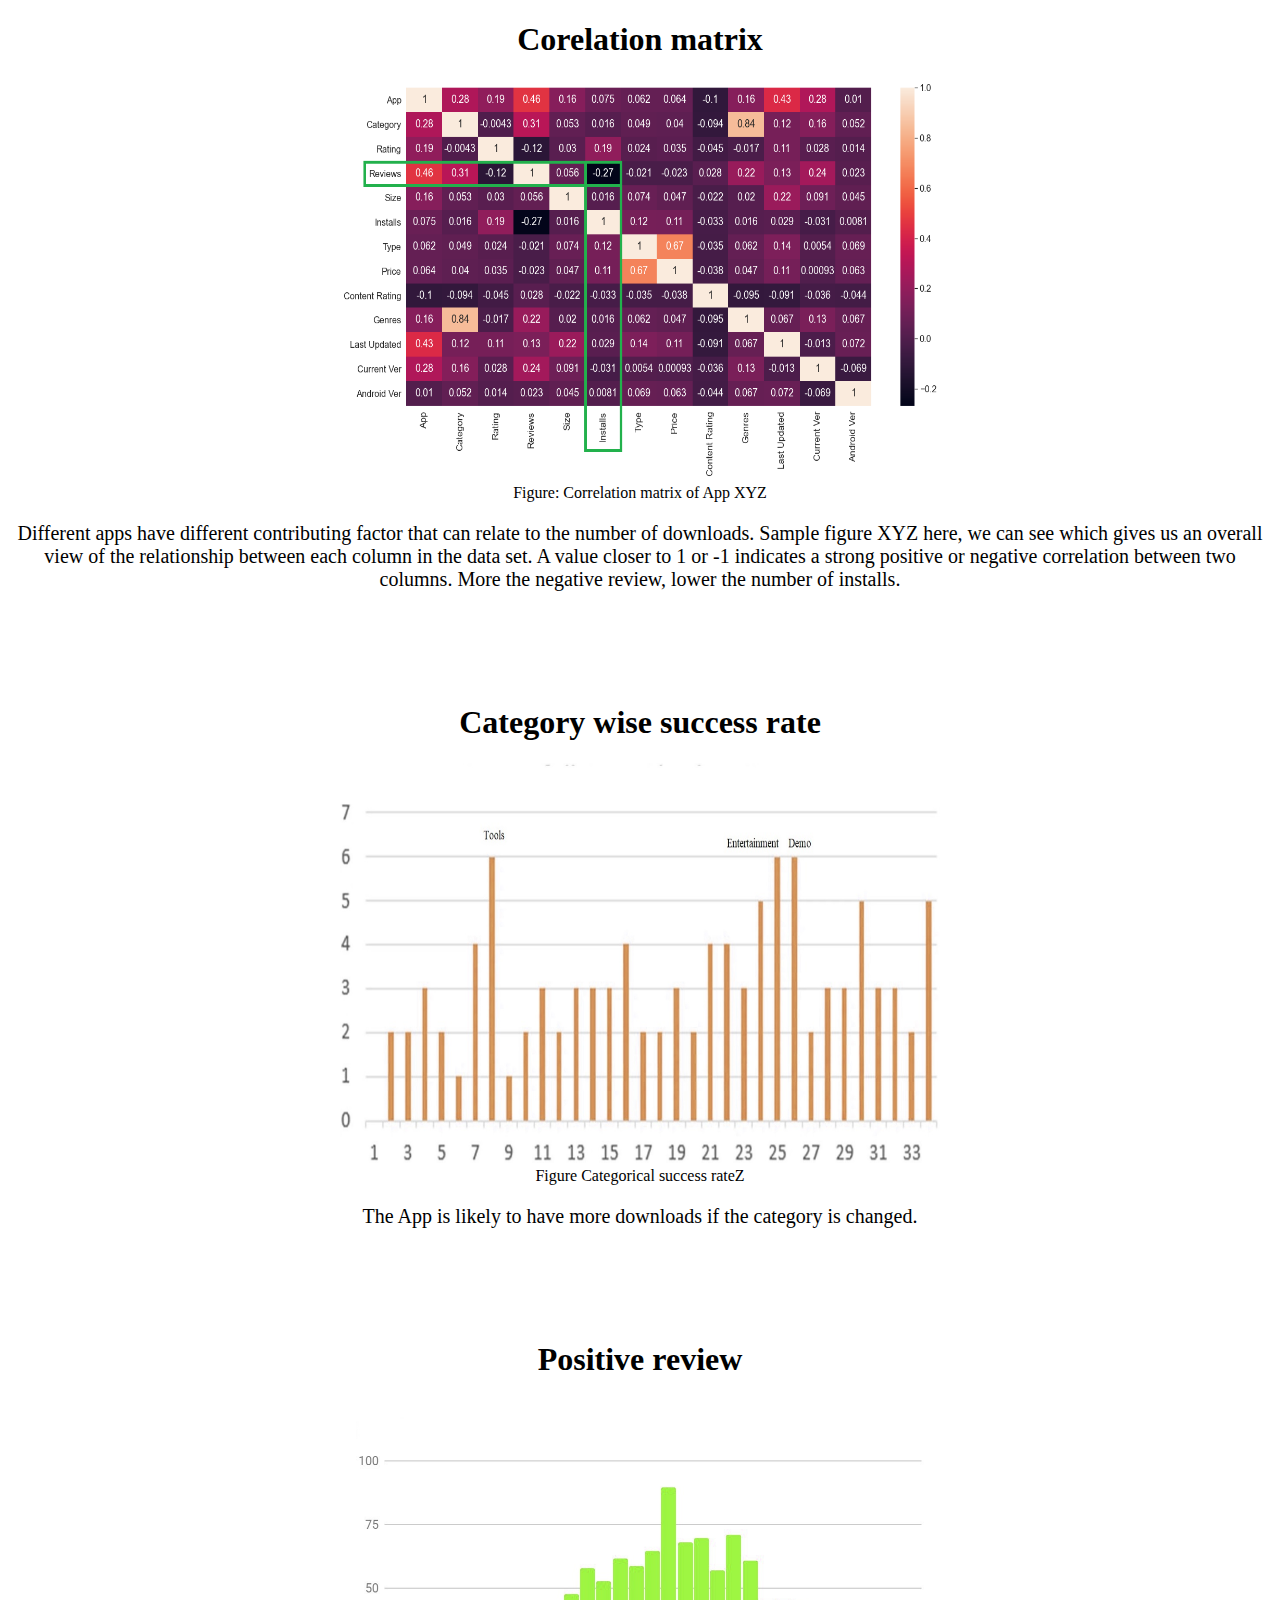
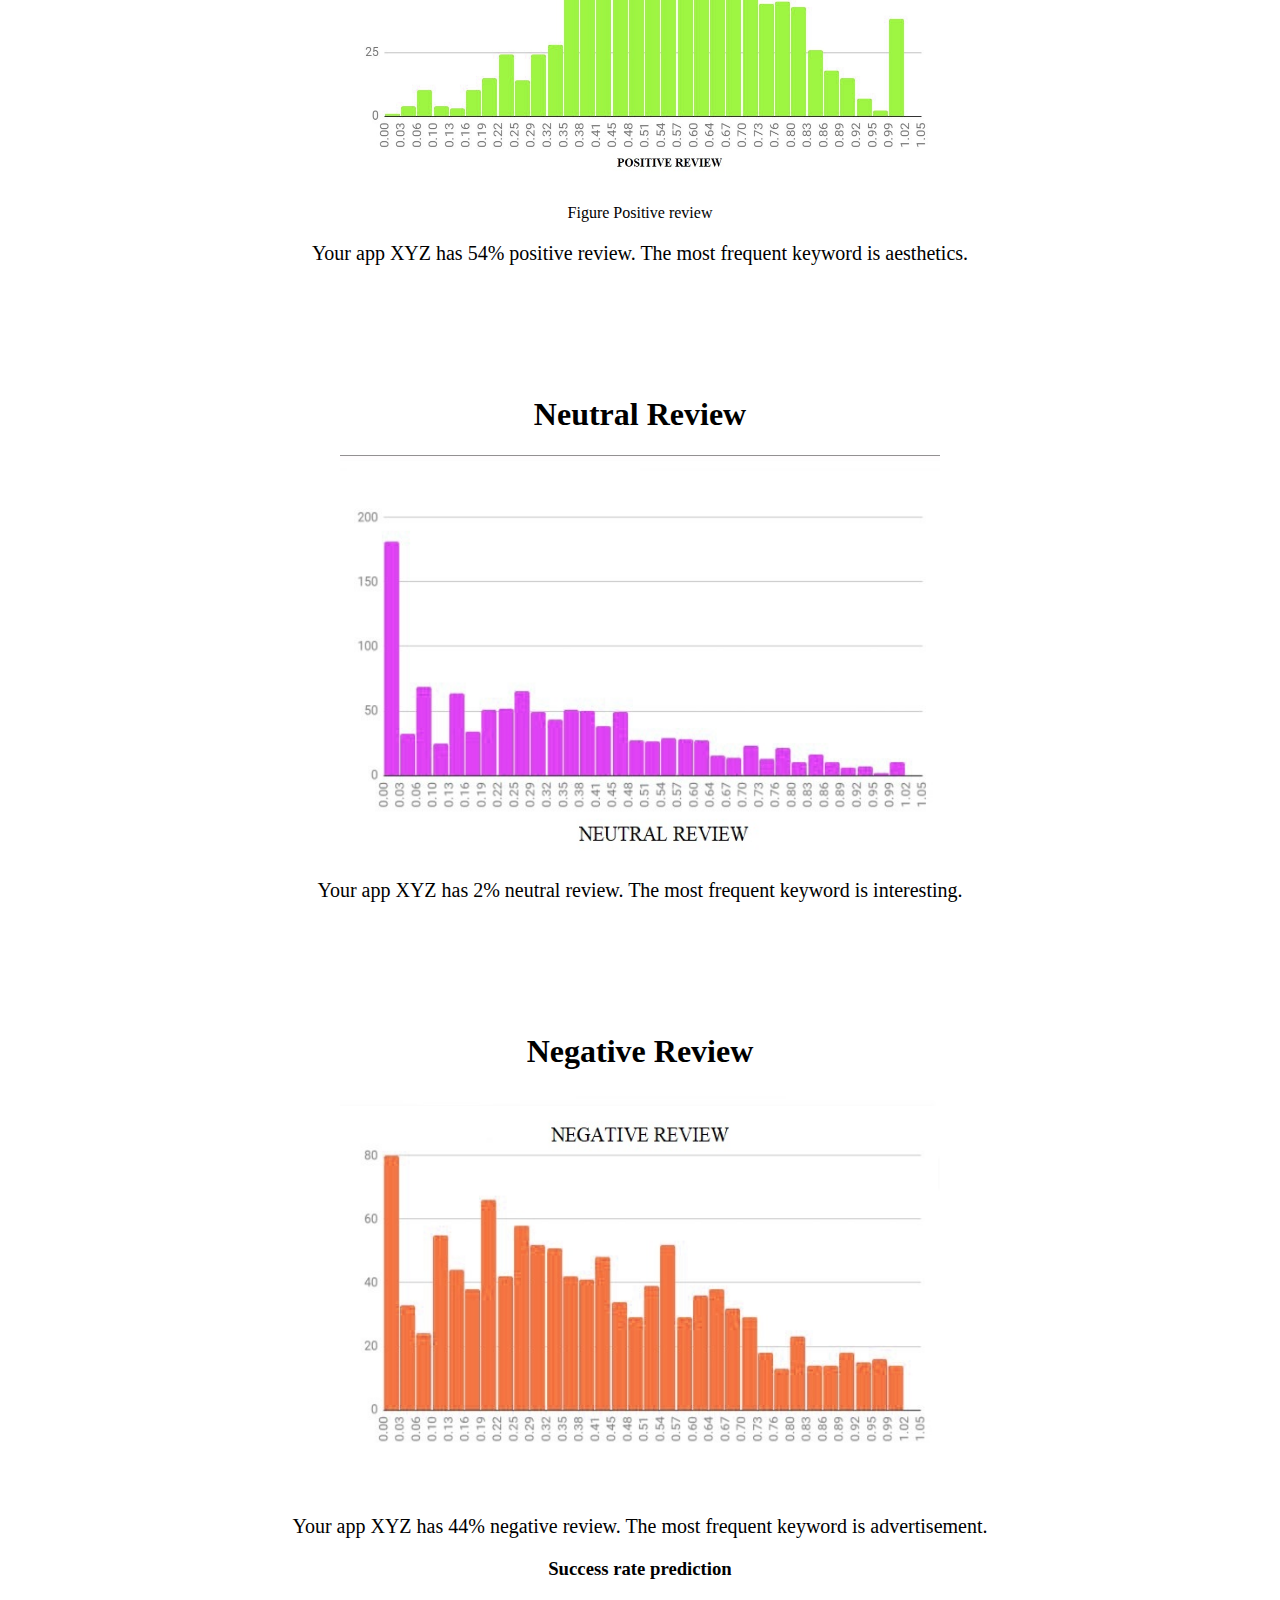
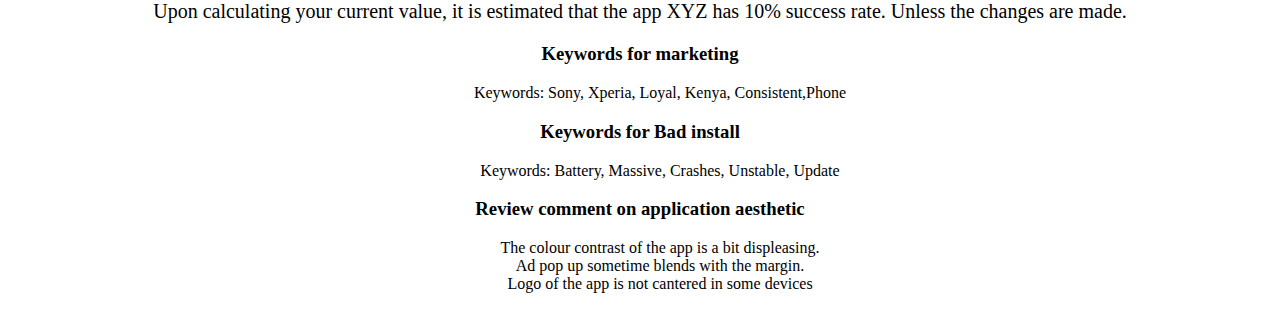
<file: feedback_1/index.html>
<!DOCTYPE html>
<html>
<head>
	<title>Sample Feedback</title>
	<meta charset="UTF-8">
    <!---<title> Responsive Registration Form | CodingLab </title>--->
    <link rel="stylesheet" href="style.css">
</head>
<body>

	<h1>Corelation matrix</h1>
	<div style="text-align: center" class="one"><img src="f1.png"></div>
	<span>Figure: Correlation matrix of App XYZ</span>
	<p>Different apps have different contributing factor that can relate to the number of downloads. Sample figure XYZ here, we can see which gives us an overall view of the relationship between each column in the data set. A value closer to 1 or -1 indicates a strong positive or negative correlation between two columns. More the negative review, lower the number of installs.</p>
	<br><br><br><br>


	<h1>Category wise success rate</h1>
	<div style="text-align: center" class="img1"><img src="f2.jpg" height="600px" width="1200px"></div>
	<span>Figure Categorical success rateZ</span>
	<p>The App is likely to have more downloads if the category is changed.</p>

		<br><br><br><br>


	<h1>Positive review</h1>
	<div style="text-align: center" class="img1"><img src="f3.jpg" height="600px" width="1200px"></div>
	<span>Figure Positive review</span>
	<p>Your app XYZ has 54% positive review. The most frequent keyword is aesthetics.</p>



		<br><br><br><br><br>


	<h1>Neutral Review</h1>
	<div style="text-align: center" class="img1"><img src="f4.jpg" height="600px" width="1200px"></div>
	<p>Your app XYZ has 2% neutral review. The most frequent keyword is interesting.</p>
	<br><br><br><br><br>

	<h1>Negative Review</h1>
	<div style="text-align: center" class="img1"><img src="f5.jpg" height="600px" width="1200px"></div>
	<p>Your app XYZ has 44% negative review. The most frequent keyword is advertisement.</p>
	<h3>Success rate prediction</h3>
	<p>Upon calculating your current value, it is estimated that the app XYZ has 10% success rate. Unless the changes are made.</p>

	<h3>Keywords for marketing</h3>

	<div>
		<ul>
			<li>Keywords: Sony, Xperia, Loyal, Kenya, Consistent,Phone</li>
		</ul>
	</div>

	<h3>Keywords for Bad install</h3>

	<div>
		<ul>
			<li>Keywords: Battery, Massive, Crashes, Unstable, Update</li>
		</ul>
	</div>


	<h3>Review comment on application aesthetic</h3>

	<div>
		<ul>
			<li>The colour contrast of the app is a bit displeasing.</li>
			<li>Ad pop up sometime blends with the margin.</li>
			<li>Logo of the app is not cantered in some devices</li>
		</ul>
	</div>

	
	

</body>
</html>
</file>
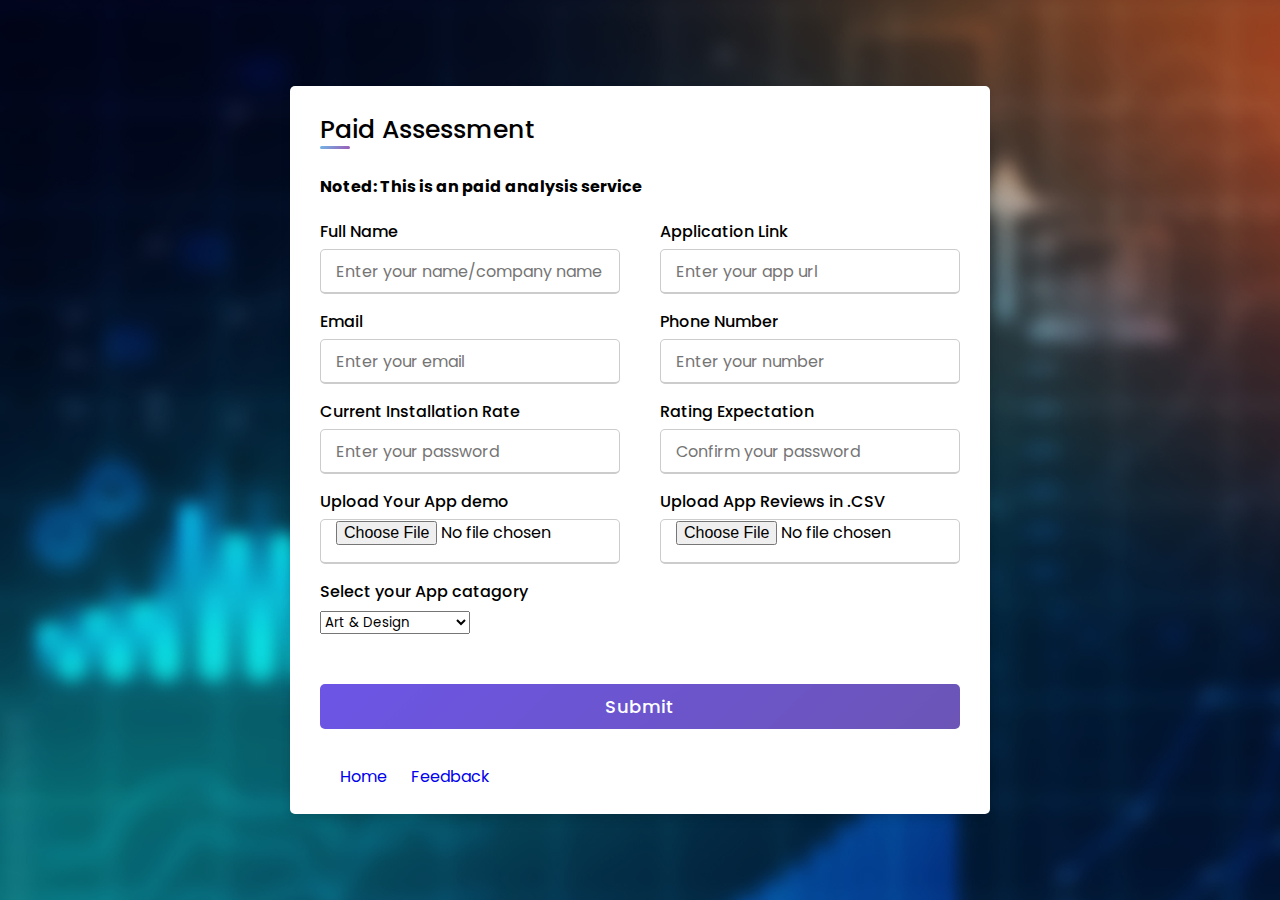
<file: Form/index.html>
<!DOCTYPE html>
<!-- Created By CodingLab - www.codinglabweb.com -->
<html lang="en" dir="ltr">
  <head>
    <meta charset="UTF-8">
    <!---<title> Responsive Registration Form | CodingLab </title>--->
    <link rel="stylesheet" href="style.css">
     <meta name="viewport" content="width=device-width, initial-scale=1.0">
   </head>
<body>
  <div class="container">
    <div class="title">Paid Assessment</div>
    <br>
    <p><b>Noted: This is an paid analysis service</b></p>
    <div class="content">
      <form action="#">
        <div class="user-details">
          <div class="input-box">
            <span class="details">Full Name</span>
            <input type="text" placeholder="Enter your name/company name" required>
          </div>
          <div class="input-box">
            <span class="details">Application Link</span>
            <input type="text" placeholder="Enter your app url" required>
          </div>
          <div class="input-box">
            <span class="details">Email</span>
            <input type="text" placeholder="Enter your email" required>
          </div>
          <div class="input-box">
            <span class="details">Phone Number</span>
            <input type="text" placeholder="Enter your number" required>
          </div>
          <div class="input-box">
            <span class="details">Current Installation Rate</span>
            <input type="text" placeholder="Enter your password" required>
          </div>
          <div class="input-box">
            <span class="details">Rating Expectation</span>
            <input type="text" placeholder="Confirm your password" required>
          </div>
          <div class="input-box">
            <span class="details">Upload Your App demo</span>
            <input type="file" placeholder="App Demo" required>
          </div>

          <div class="input-box">
            <span class="details">Upload App Reviews in .CSV</span>
            <input type="file" placeholder="App Demo" required>
          </div>

           <div class="input-box">
            <span class="details">Select your App catagory </span>
            <Select name="Catagory">
              <option value="Art & Design">Art & Design</option>
              <option value="Art & Design">Auto & Vehicle</option>
              <option value="Art & Design">Beauty</option>
              <option value="Art & Design">Business</option>
              <option value="Art & Design">Communication</option>
              <option value="Art & Design">Dating</option>
              <option value="Art & Design">Books</option>
              <option value="Art & Design">Education</option>
              <option value="Art & Design">Entertainment</option>
              <option value="Art & Design">Lifestyle</option>
              <option value="Art & Design">Game</option>
              <option value="Art & Design">Family</option>
              <option value="Art & Design">Medical</option>
              <option value="Art & Design">Sports</option>
              <option value="Art & Design">Tools</option>
              <option value="Art & Design">Productivity</option>
              <option value="Art & Design">Parenting</option>
              <option value="Art & Design">Weather</option>
              <option value="Art & Design">News & Magagzine</option>

            </Select>
            <!-- <input type="file" placeholder="App Demo" required> -->
          </div>

        </div>
        <div class="gender-details">
     <!--      <input type="radio" name="gender" id="dot-1">
          <input type="radio" name="gender" id="dot-2">
          <input type="radio" name="gender" id="dot-3">
          <span class="gender-title">Application Catagory</span>
          <div class="category">
            <label for="dot-1">
            <span class="dot one"></span>
            <span class="gender">Male</span>
          </label>
          <label for="dot-2">
            <span class="dot two"></span>
            <span class="gender">Female</span>
          </label>
          <label for="dot-3">
            <span class="dot three"></span>
            <span class="gender">Prefer not to say</span>
            </label>
          </div> -->
        </div>
        <div class="button">
          <input type="submit" value="Submit">
        </div>

        <div class="home">
          <a href="../index.html">Home</a>
          <a href="../feedback_1/index.html">Feedback</a>
        </div>


      </form>
    </div>
  </div>

</body>
</html>
</file>
<file: feedback_1/style.css>
*{
	text-align: center;
	list-style: none;
}
h1{
	text-align: center;
}

img{
	height: 400px;
	width: 600px;
}
.img_1{

	margin-top: 10px;
}

p{
	text-align: center;font-size: 20px;
}
</file>
<file: Form/style.css>
@import url('https://fonts.googleapis.com/css2?family=Poppins:wght@200;300;400;500;600;700&display=swap');
*{
  margin: 0;
  padding: 0;
  box-sizing: border-box;
  font-family: 'Poppins',sans-serif;
}
body{
  height: 100vh;
  display: flex;
  justify-content: center;
  align-items: center;
  padding: 10px;
  /*background: linear-gradient(135deg, #71b7e6, #9b59b6);*/
  background-image: url("p.jpeg");
  background-blend-mode: soft-light;
 

}

.home a{
  text-decoration: none;
  margin-left: 20px;
}
.container{
  max-width: 700px;
  width: 100%;
  background-color: #fff;
  padding: 25px 30px;
  border-radius: 5px;
  box-shadow: 0 5px 10px rgba(0,0,0,0.15);
}
.container .title{
  font-size: 25px;
  font-weight: 500;
  position: relative;
}
.container .title::before{
  content: "";
  position: absolute;
  left: 0;
  bottom: 0;
  height: 3px;
  width: 30px;
  border-radius: 5px;
  background: linear-gradient(135deg, #71b7e6, #9b59b6);
}
.content form .user-details{
  display: flex;
  flex-wrap: wrap;
  justify-content: space-between;
  margin: 20px 0 12px 0;
}
form .user-details .input-box{
  margin-bottom: 15px;
  width: calc(100% / 2 - 20px);
}
form .input-box span.details{
  display: block;
  font-weight: 500;
  margin-bottom: 5px;
}
.user-details .input-box input{
  height: 45px;
  width: 100%;
  outline: none;
  font-size: 16px;
  border-radius: 5px;
  padding-left: 15px;
  border: 1px solid #ccc;
  border-bottom-width: 2px;
  transition: all 0.3s ease;
}
.user-details .input-box input:focus,
.user-details .input-box input:valid{
  border-color: #9b59b6;
}
 form .gender-details .gender-title{
  font-size: 20px;
  font-weight: 500;
 }
 form .category{
   display: flex;
   width: 80%;
   margin: 14px 0 ;
   justify-content: space-between;
 }
 form .category label{
   display: flex;
   align-items: center;
   cursor: pointer;
 }
 form .category label .dot{
  height: 18px;
  width: 18px;
  border-radius: 50%;
  margin-right: 10px;
  background: #d9d9d9;
  border: 5px solid transparent;
  transition: all 0.3s ease;
}
 #dot-1:checked ~ .category label .one,
 #dot-2:checked ~ .category label .two,
 #dot-3:checked ~ .category label .three{
   background: #9b59b6;
   border-color: #d9d9d9;
 }
 form input[type="radio"]{
   display: none;
 }
 form .button{
   height: 45px;
   margin: 35px 0
 }
 form .button input{
   height: 100%;
   width: 100%;
   border-radius: 5px;
   border: none;
   color: #fff;
   font-size: 18px;
   font-weight: 500;
   letter-spacing: 1px;
   cursor: pointer;
   transition: all 0.3s ease;
   background: linear-gradient(135deg, #6c55e6, #6c55b6);
 }
 form .button input:hover{
  /* transform: scale(0.99); */
  background: linear-gradient(-135deg, #6c55e6, #6c55b6);
  }
 @media(max-width: 584px){
 .container{
  max-width: 100%;
}
form .user-details .input-box{
    margin-bottom: 15px;
    width: 100%;
  }
  form .category{
    width: 100%;
  }
  .content form .user-details{
    max-height: 300px;
    overflow-y: scroll;
  }
  .user-details::-webkit-scrollbar{
    width: 5px;
  }
  }
  @media(max-width: 459px){
  .container .content .category{
    flex-direction: column;
  }
}
</file>
